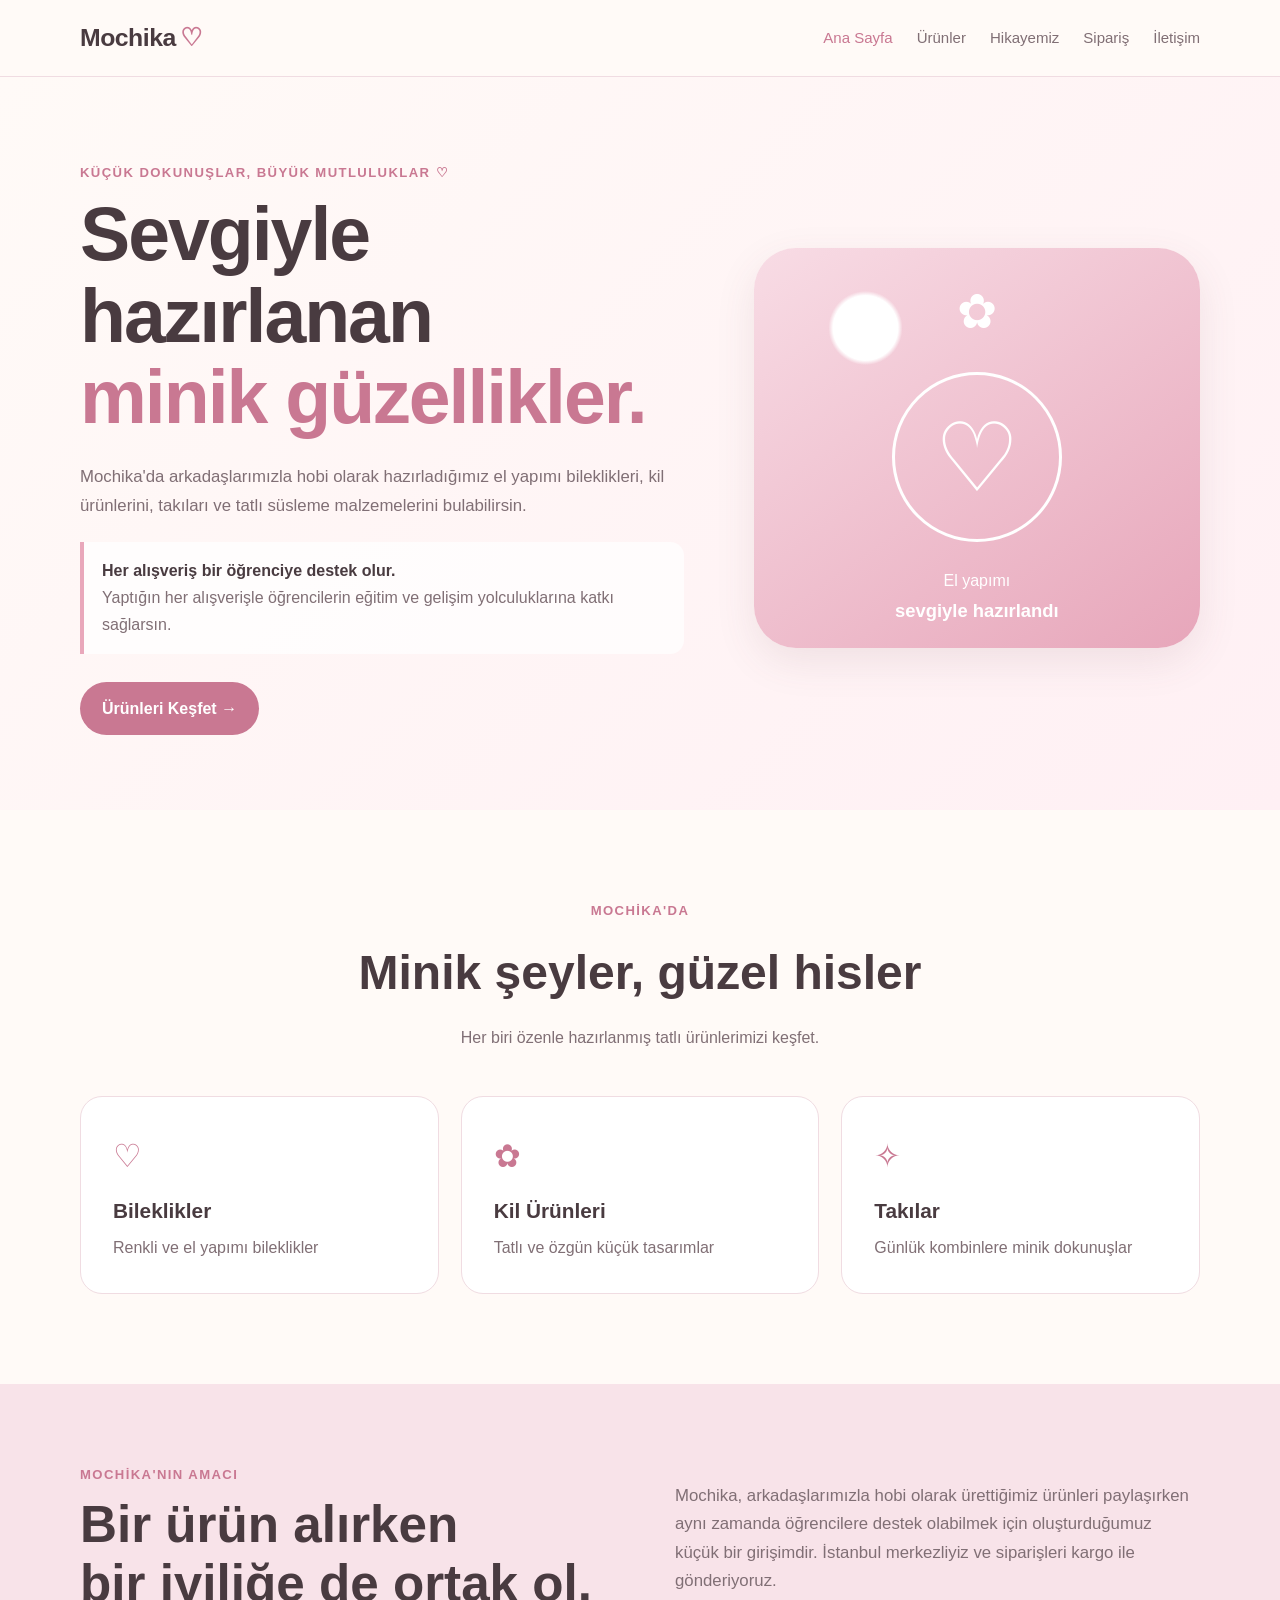
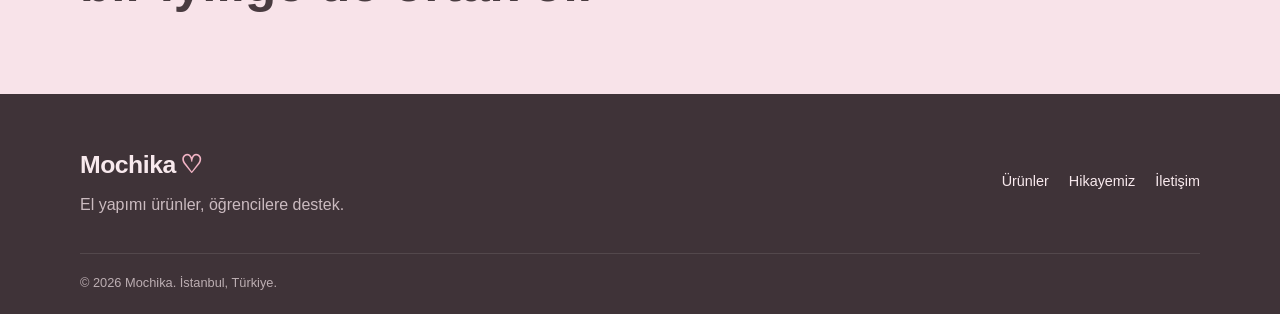
<file: index.html>
<!DOCTYPE html>
<html lang="tr">
<head>
    <meta charset="UTF-8">
    <meta name="viewport" content="width=device-width, initial-scale=1.0">
    <title>Mochika | El Yapımı Ürünler</title>
    <link rel="stylesheet" href="style.css">
</head>
<body>
    <!-- NAVBAR -->
    <header class="navbar">
        <div class="container nav-content">
            <a href="index.html" class="logo">Mochika<span>♡</span></a>
            <nav class="nav-links">
                <a href="index.html" class="active">Ana Sayfa</a>
                <a href="products.html">Ürünler</a>
                <a href="about.html">Hikayemiz</a>
                <a href="order.html">Sipariş</a>
                <a href="contact.html">İletişim</a>
            </nav>
        </div>
    </header>

    <main>
        <!-- HERO -->
        <section class="hero">
            <div class="container hero-content">
                <div class="hero-text">
                    <p class="eyebrow">Küçük dokunuşlar, büyük mutluluklar ♡</p>
                    <h1>Sevgiyle hazırlanan<br><span>minik güzellikler.</span></h1>
                    <p class="hero-description">
                        Mochika'da arkadaşlarımızla hobi olarak hazırladığımız el yapımı
                        bileklikleri, kil ürünlerini, takıları ve tatlı süsleme malzemelerini bulabilirsin.
                    </p>
                    <div class="support-message">
                        <strong>Her alışveriş bir öğrenciye destek olur.</strong>
                        <br>Yaptığın her alışverişle öğrencilerin eğitim ve gelişim yolculuklarına katkı sağlarsın.
                    </div>
                    <a href="products.html" class="button primary-button">Ürünleri Keşfet →</a>
                </div>

                <div class="hero-card">
                    <div class="hero-decoration">✿</div>
                    <div class="hero-product">♡</div>
                    <p>El yapımı</p>
                    <strong>sevgiyle hazırlandı</strong>
                </div>
            </div>
        </section>

        <!-- KATEGORİLER -->
        <section class="section">
            <div class="container">
                <div class="section-heading center">
                    <p class="eyebrow">Mochika'da</p>
                    <h2>Minik şeyler, güzel hisler</h2>
                    <p>Her biri özenle hazırlanmış tatlı ürünlerimizi keşfet.</p>
                </div>
                <div class="category-grid">
                    <a href="products.html#bileklikler" class="category-card"><span>♡</span><h3>Bileklikler</h3><p>Renkli ve el yapımı bileklikler</p></a>
                    <a href="products.html#kil" class="category-card"><span>✿</span><h3>Kil Ürünleri</h3><p>Tatlı ve özgün küçük tasarımlar</p></a>
                    <a href="products.html#takilar" class="category-card"><span>✧</span><h3>Takılar</h3><p>Günlük kombinlere minik dokunuşlar</p></a>
                </div>
            </div>
        </section>

        <!-- AMAÇ -->
        <section class="support-section">
            <div class="container support-content">
                <div>
                    <p class="eyebrow">Mochika'nın amacı</p>
                    <h2>Bir ürün alırken<br>bir iyiliğe de ortak ol.</h2>
                </div>
                <p>
                    Mochika, arkadaşlarımızla hobi olarak ürettiğimiz ürünleri paylaşırken aynı zamanda
                    öğrencilere destek olabilmek için oluşturduğumuz küçük bir girişimdir. İstanbul merkezliyiz
                    ve siparişleri kargo ile gönderiyoruz.
                </p>
            </div>
        </section>
    </main>

    <footer class="footer">
        <div class="container footer-content">
            <div><div class="logo">Mochika<span>♡</span></div><p>El yapımı ürünler, öğrencilere destek.</p></div>
            <div class="footer-links"><a href="products.html">Ürünler</a><a href="about.html">Hikayemiz</a><a href="contact.html">İletişim</a></div>
        </div>
        <div class="container footer-bottom"><p>© 2026 Mochika. İstanbul, Türkiye.</p></div>
    </footer>
</body>
</html>
</file>
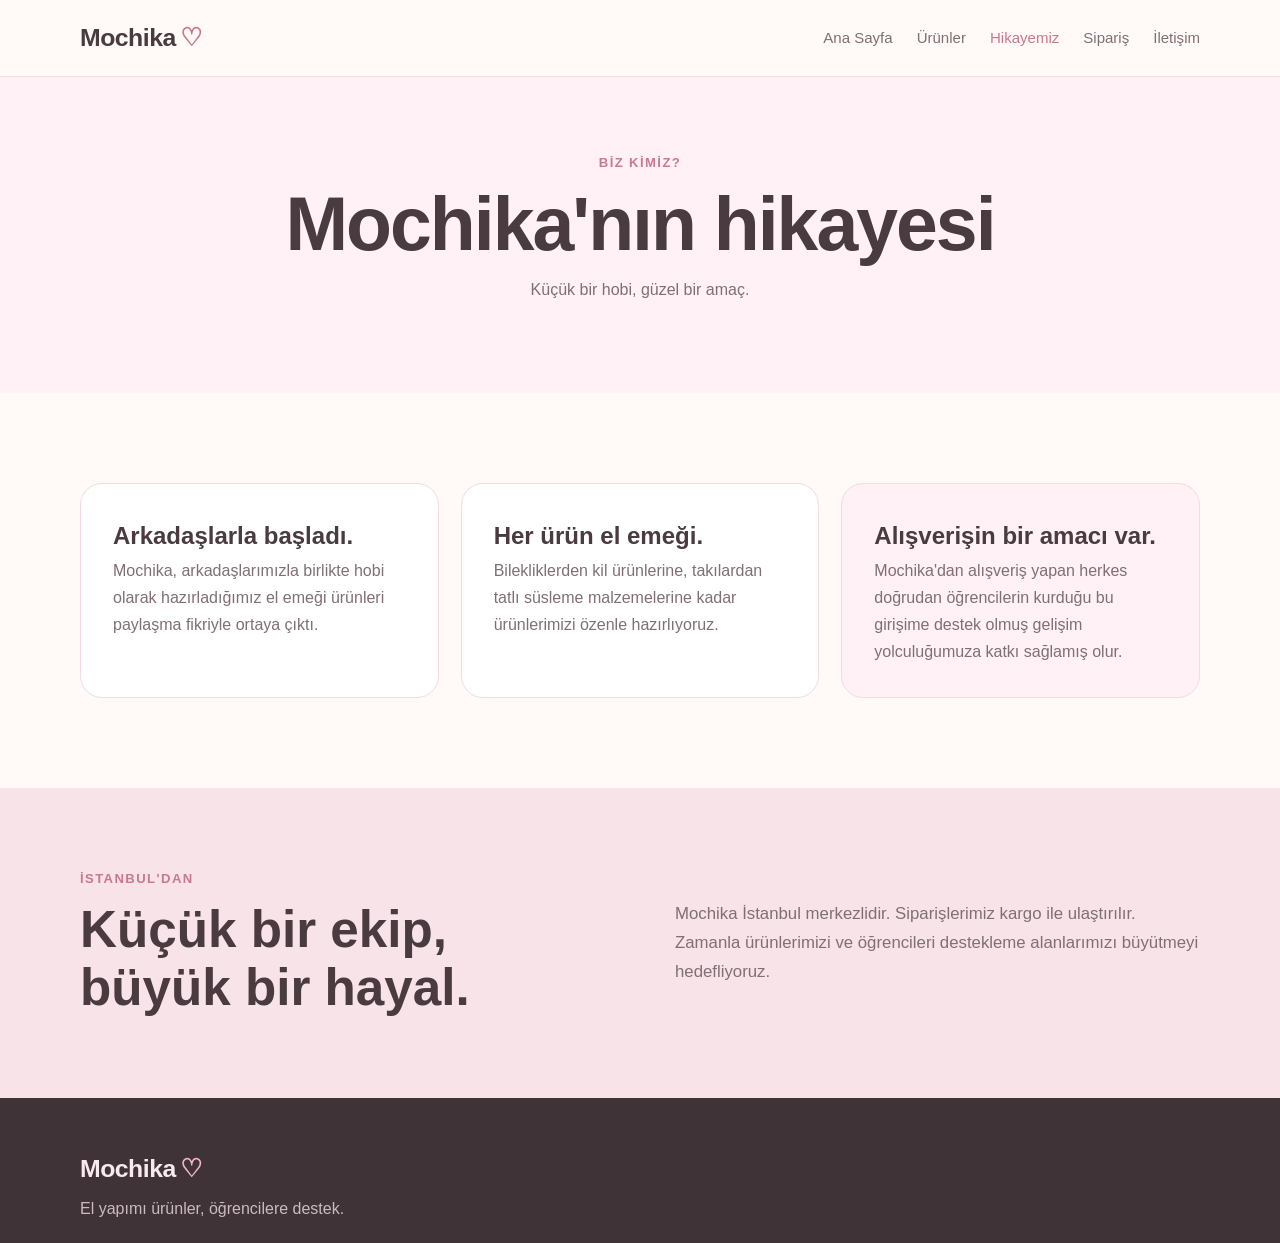
<file: about.html>
<!DOCTYPE html>
<html lang="tr">
<head>
    <meta charset="UTF-8">
    <meta name="viewport" content="width=device-width, initial-scale=1.0">
    <title>Hikayemiz | Mochika</title>
    <link rel="stylesheet" href="style.css">
</head>
<body>
    <header class="navbar"><div class="container nav-content"><a href="index.html" class="logo">Mochika<span>♡</span></a><nav class="nav-links"><a href="index.html">Ana Sayfa</a><a href="products.html">Ürünler</a><a href="about.html" class="active">Hikayemiz</a><a href="order.html">Sipariş</a><a href="contact.html">İletişim</a></nav></div></header>

    <main>
        <section class="page-hero">
            <div class="container section-heading center">
                <p class="eyebrow">Biz kimiz?</p>
                <h1>Mochika'nın hikayesi</h1>
                <p>Küçük bir hobi, güzel bir amaç.</p></div></section>
        <section class="section"><div class="container story-grid">
            <div class="story-card">
                <!---<span class="big-icon">♡</span>-->
                <h2>Arkadaşlarla başladı.</h2>
                <p>Mochika, arkadaşlarımızla birlikte hobi olarak hazırladığımız el emeği ürünleri paylaşma fikriyle ortaya çıktı.</p>
            </div>
            <div class="story-card">
                <!--<span class="big-icon">✿</span>-->
                <h2>Her ürün el emeği.</h2>
                <p>Bilekliklerden kil ürünlerine, takılardan tatlı süsleme malzemelerine kadar ürünlerimizi özenle hazırlıyoruz.</p>
            </div>
            <div class="story-card highlight-card">
                <!--<span class="big-icon">✧</span>-->
                <h2>Alışverişin bir amacı var.</h2>
                <p>Mochika'dan alışveriş yapan herkes doğrudan öğrencilerin kurduğu bu girişime destek olmuş gelişim yolculuğumuza katkı sağlamış olur.</p>
            </div>
        </div></section>
        <section class="support-section">
            <div class="container support-content"><div>
                <p class="eyebrow">İstanbul'dan</p>
                <h2>Küçük bir ekip,<br>büyük bir hayal.</h2></div>
                <p>Mochika İstanbul merkezlidir. Siparişlerimiz kargo ile ulaştırılır.
                    Zamanla ürünlerimizi ve öğrencileri destekleme alanlarımızı büyütmeyi hedefliyoruz.</p></div></section>
    </main>

    <footer class="footer"><div class="container footer-content"><div><div class="logo">Mochika<span>♡</span></div><p>El yapımı ürünler, öğrencilere destek.</p></div></div></footer>
</body>
</html>
</file>
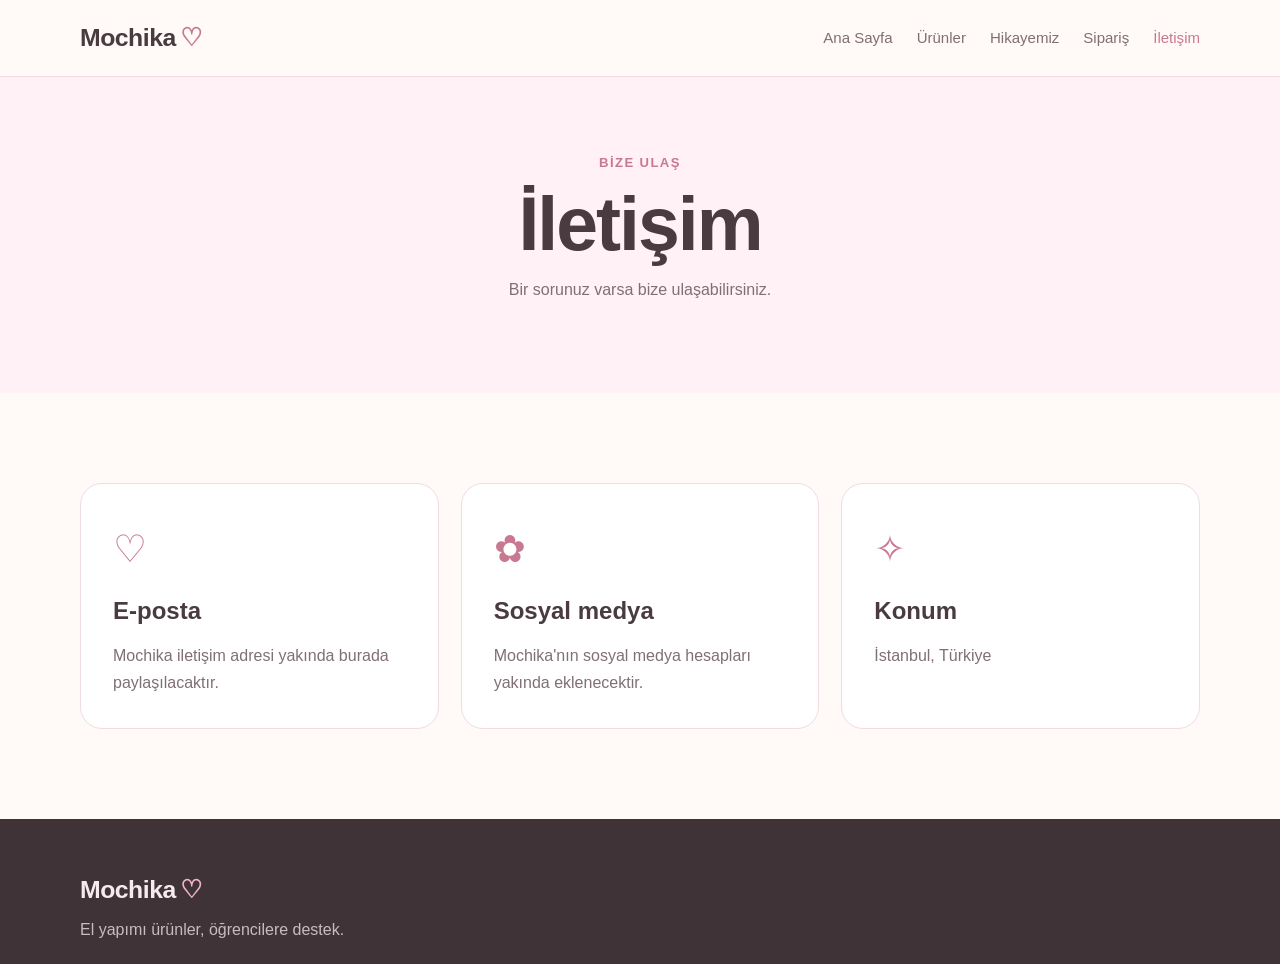
<file: contact.html>
<!DOCTYPE html>
<html lang="tr">
<head>
    <meta charset="UTF-8">
    <meta name="viewport" content="width=device-width, initial-scale=1.0">
    <title>İletişim | Mochika</title>
    <link rel="stylesheet" href="style.css">
</head>
<body>
    <header class="navbar"><div class="container nav-content"><a href="index.html" class="logo">Mochika<span>♡</span></a><nav class="nav-links"><a href="index.html">Ana Sayfa</a><a href="products.html">Ürünler</a><a href="about.html">Hikayemiz</a><a href="order.html">Sipariş</a><a href="contact.html" class="active">İletişim</a></nav></div></header>

    <main>
        <section class="page-hero"><div class="container section-heading center"><p class="eyebrow">Bize ulaş</p><h1>İletişim</h1><p>Bir sorunuz varsa bize ulaşabilirsiniz.</p></div></section>
        <section class="section"><div class="container contact-grid">
            <div class="contact-card"><span>♡</span><h2>E-posta</h2><p>Mochika iletişim adresi yakında burada paylaşılacaktır.</p></div>
            <div class="contact-card"><span>✿</span><h2>Sosyal medya</h2><p>Mochika'nın sosyal medya hesapları yakında eklenecektir.</p></div>
            <div class="contact-card"><span>✧</span><h2>Konum</h2><p>İstanbul, Türkiye</p></div>
        </div></section>
    </main>

    <footer class="footer"><div class="container footer-content"><div><div class="logo">Mochika<span>♡</span></div><p>El yapımı ürünler, öğrencilere destek.</p></div></div></footer>
</body>
</html>
</file>
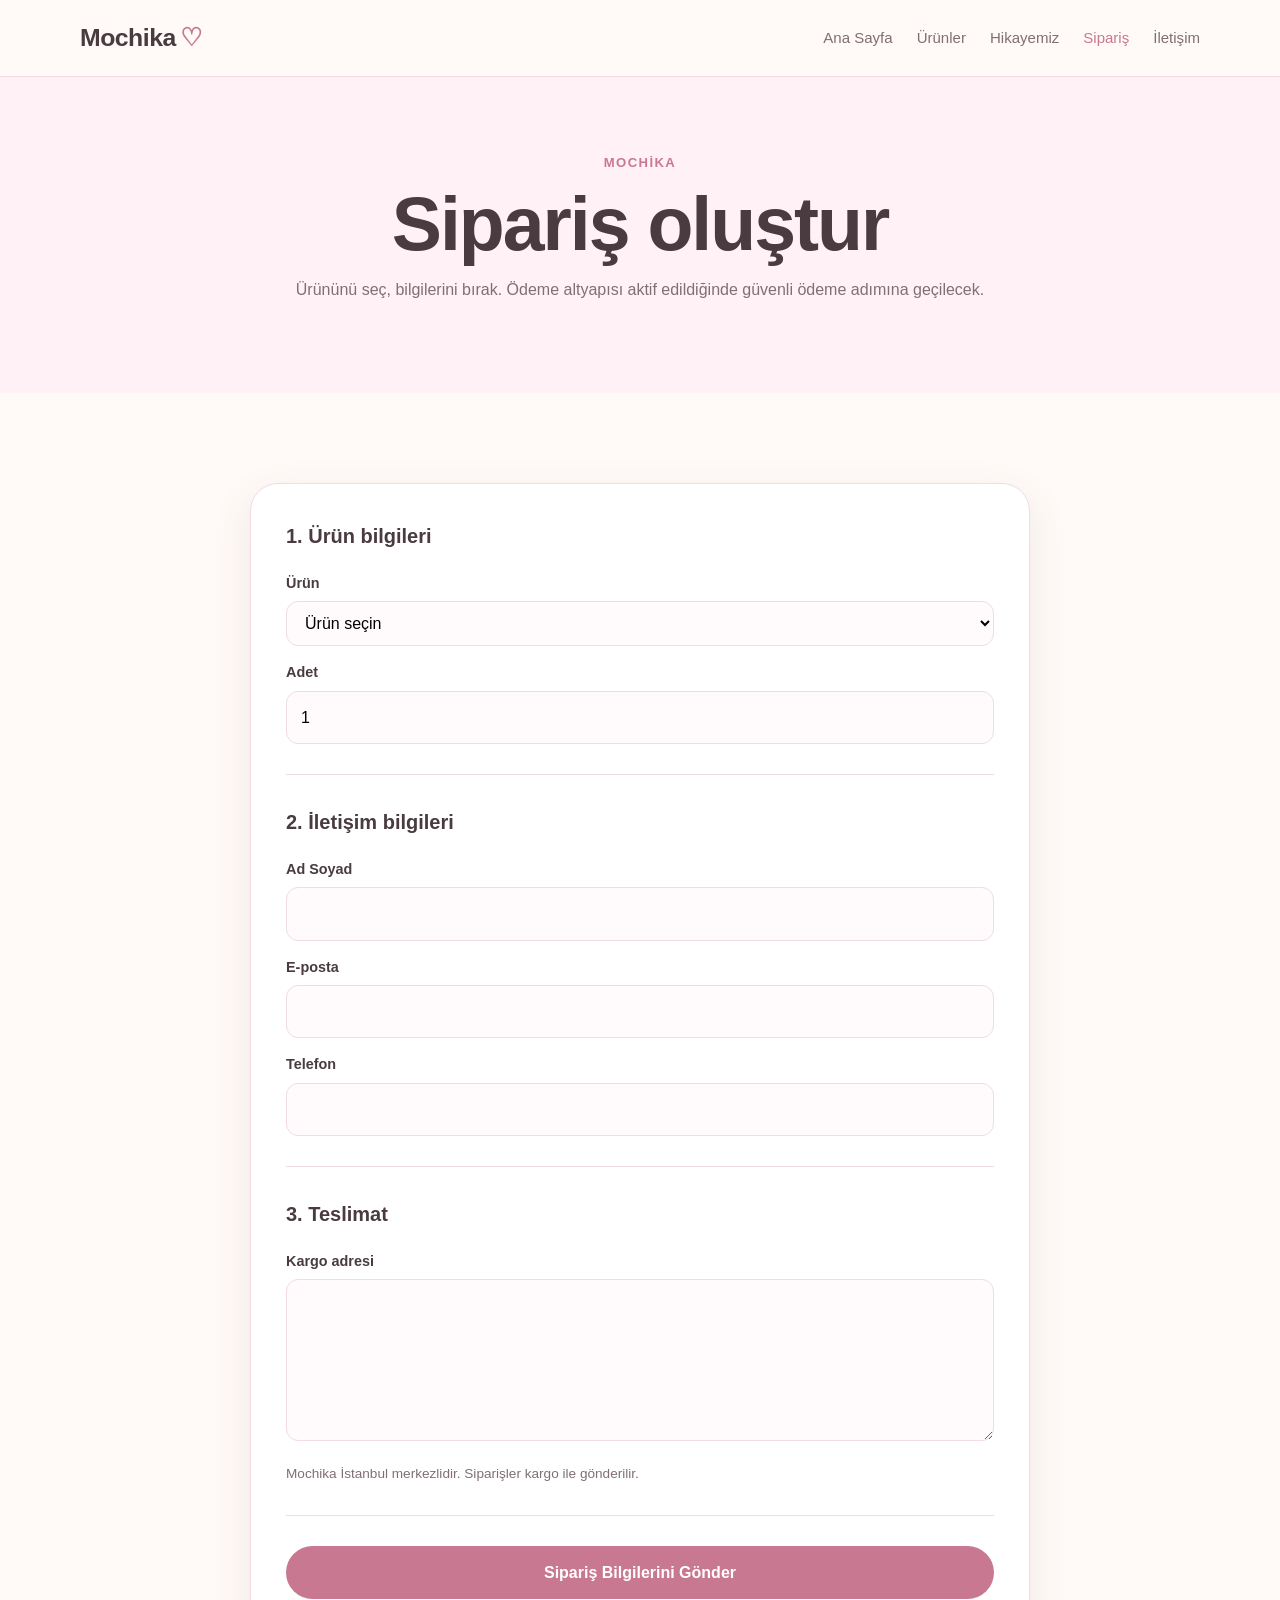
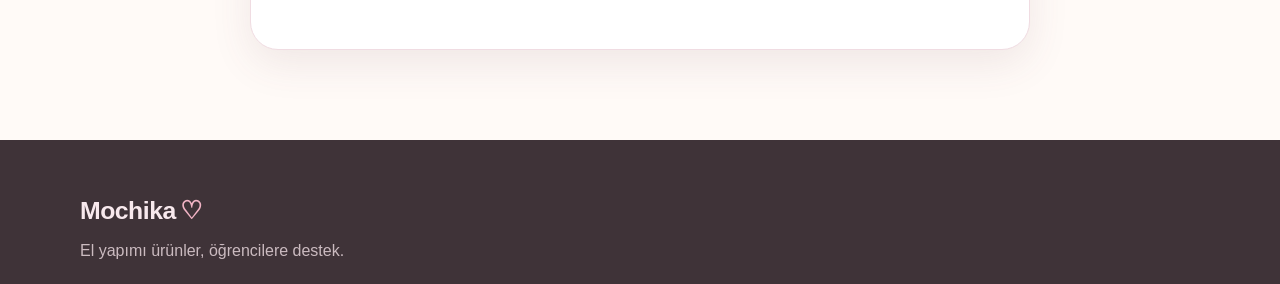
<file: order.html>
<!DOCTYPE html>
<html lang="tr">
<head>
    <meta charset="UTF-8">
    <meta name="viewport" content="width=device-width, initial-scale=1.0">
    <title>Sipariş | Mochika</title>
    <link rel="stylesheet" href="style.css">
</head>
<body>
    <header class="navbar"><div class="container nav-content"><a href="index.html" class="logo">Mochika<span>♡</span></a><nav class="nav-links"><a href="index.html">Ana Sayfa</a><a href="products.html">Ürünler</a><a href="about.html">Hikayemiz</a><a href="order.html" class="active">Sipariş</a><a href="contact.html">İletişim</a></nav></div></header>

    <main>
        <section class="page-hero"><div class="container section-heading center"><p class="eyebrow">Mochika</p><h1>Sipariş oluştur</h1><p>Ürününü seç, bilgilerini bırak. Ödeme altyapısı aktif edildiğinde güvenli ödeme adımına geçilecek.</p></div></section>

        <section class="section"><div class="container form-wrapper">
            <form class="order-form" id="order-form">
                <div class="form-section"><h2>1. Ürün bilgileri</h2><label for="product">Ürün</label><select id="product" name="product" required><option value="">Ürün seçin</option><option>Boncuklu Kalp Bileklik</option><option>Pembe Çiçek Bileklik</option><option>Pastel Yıldız Bileklik</option><option>Mini Kalp Kil Figürü</option><option>Çiçekli Kil Magnet</option><option>Mini Bulut Küpe</option><option>Kalp Kolye</option><option>Pastel Yüzük</option><option>Çiçekli Telefon Süsü</option><option>Mini Süsleme Paketi</option></select><label for="quantity">Adet</label><input id="quantity" type="number" name="quantity" min="1" value="1" required></div>
                <div class="form-section"><h2>2. İletişim bilgileri</h2><label for="name">Ad Soyad</label><input id="name" type="text" name="name" required><label for="email">E-posta</label><input id="email" type="email" name="email" required><label for="phone">Telefon</label><input id="phone" type="tel" name="phone" required></div>
                <div class="form-section"><h2>3. Teslimat</h2><label for="address">Kargo adresi</label><textarea id="address" name="address" rows="5" required></textarea><p class="form-note">Mochika İstanbul merkezlidir. Siparişler kargo ile gönderilir.</p></div>
                <button class="button primary-button full-width" type="submit">Sipariş Bilgilerini Gönder</button>
                <p id="order-message" class="success-message"></p>
            </form>
        </div></section>
    </main>

    <footer class="footer"><div class="container footer-content"><div><div class="logo">Mochika<span>♡</span></div><p>El yapımı ürünler, öğrencilere destek.</p></div></div></footer>
    <script src="script.js"></script>
</body>
</html>
</file>
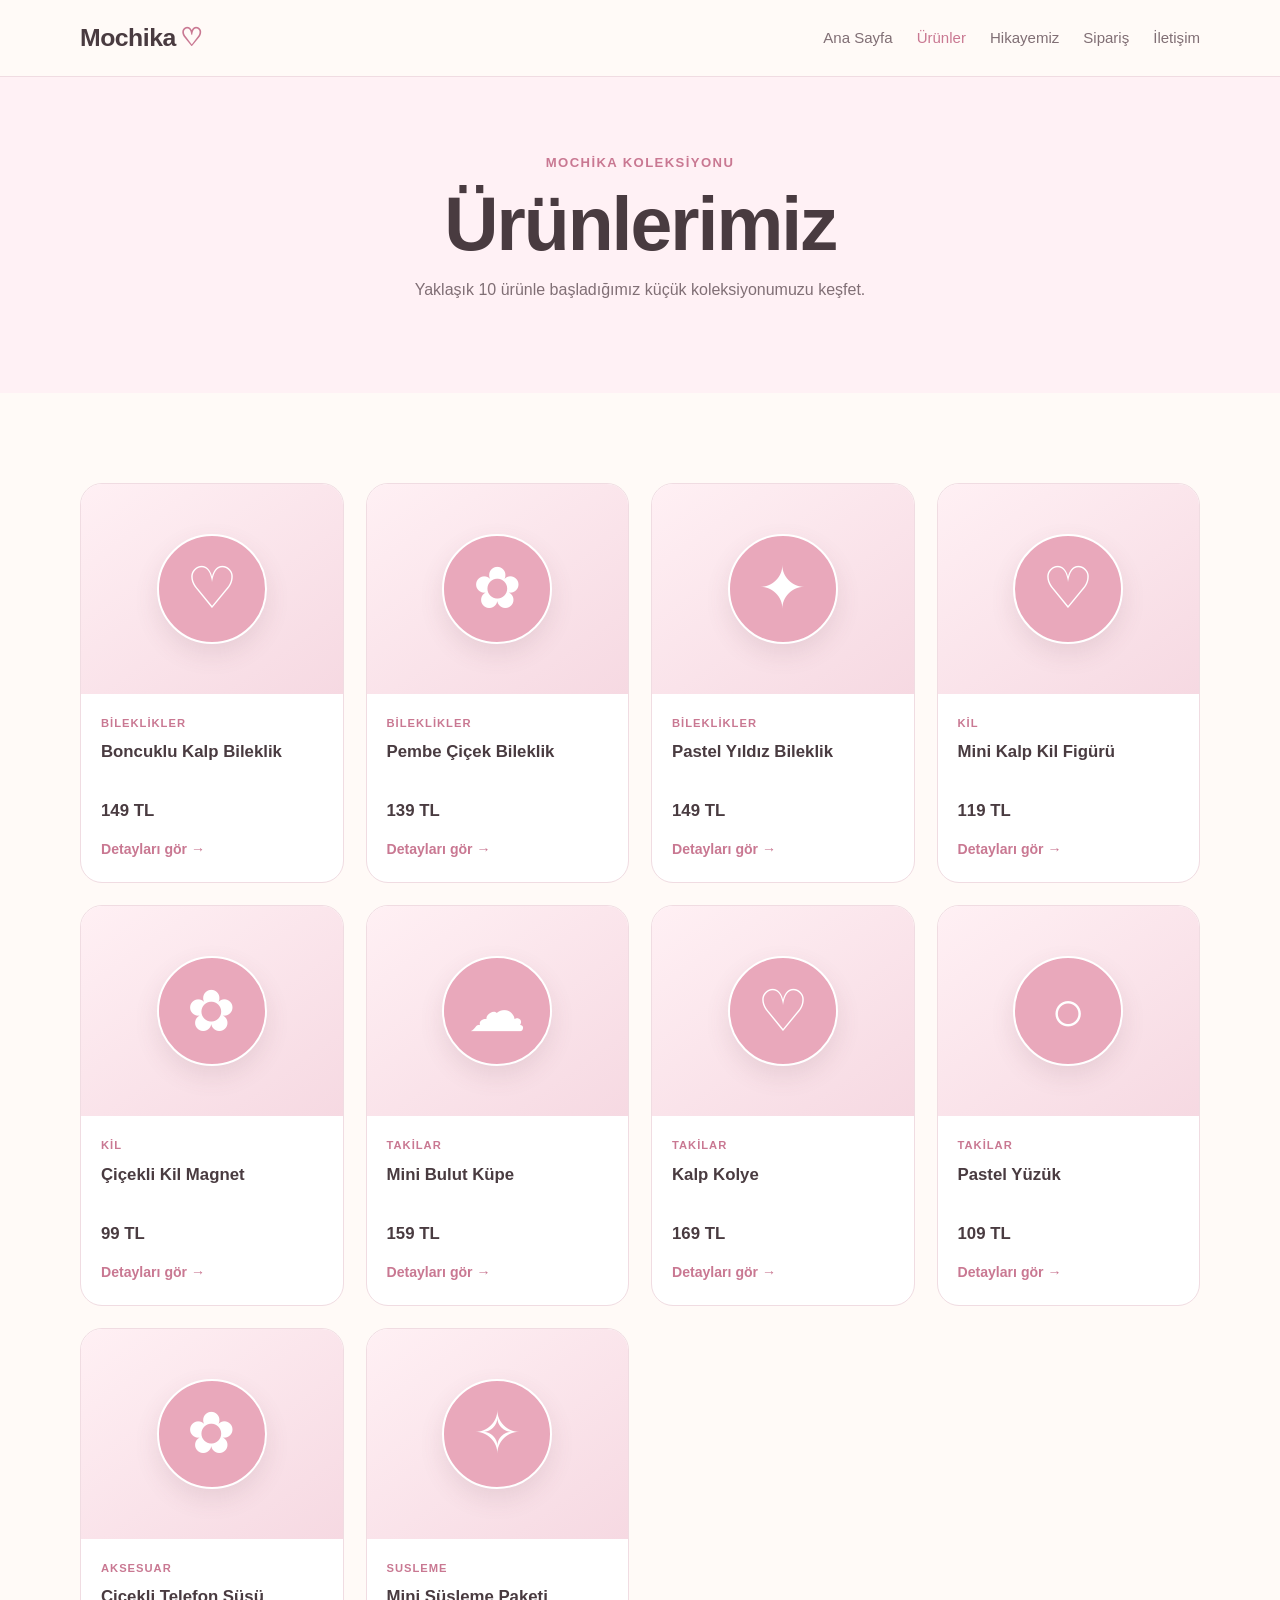
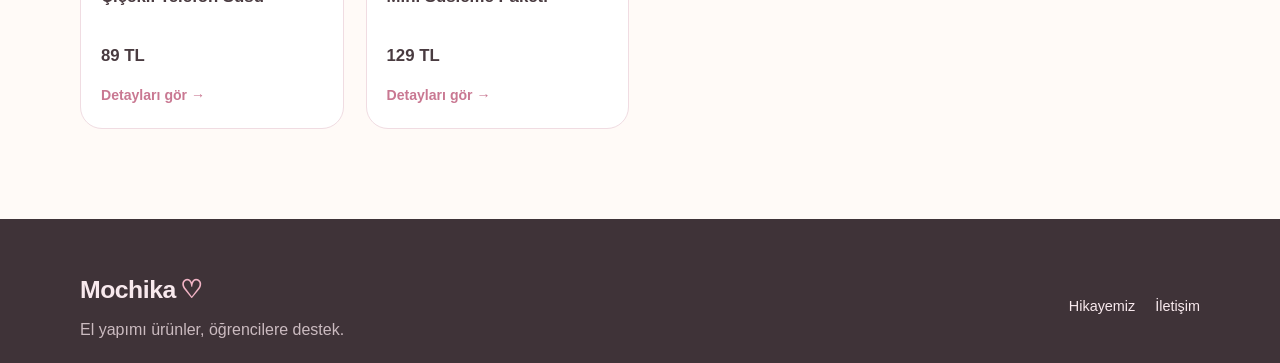
<file: products.html>
<!DOCTYPE html>
<html lang="tr">
<head>
    <meta charset="UTF-8">
    <meta name="viewport" content="width=device-width, initial-scale=1.0">
    <title>Ürünler | Mochika</title>
    <link rel="stylesheet" href="style.css">
</head>
<body>
    <header class="navbar">
        <div class="container nav-content">
            <a href="index.html" class="logo">Mochika<span>♡</span></a>
            <nav class="nav-links"><a href="index.html">Ana Sayfa</a><a href="products.html" class="active">Ürünler</a><a href="about.html">Hikayemiz</a><a href="order.html">Sipariş</a><a href="contact.html">İletişim</a></nav>
        </div>
    </header>

    <main>
        <section class="page-hero">
            <div class="container section-heading center">
                <p class="eyebrow">Mochika koleksiyonu</p>
                <h1>Ürünlerimiz</h1>
                <p>Yaklaşık 10 ürünle başladığımız küçük koleksiyonumuzu keşfet.</p>
            </div>
        </section>

        <section class="section products-section">
            <div class="container">
                <div class="product-grid">
                    <!-- Ürünler JavaScript tarafından dolduruluyor. -->
                    <div id="product-list"></div>
                </div>
            </div>
        </section>

        <!-- ÜRÜN DETAY PENCERESİ -->
        <div id="product-modal" class="modal" aria-hidden="true">
            <div class="modal-content">
                <button class="modal-close" id="modal-close" aria-label="Kapat">×</button>
                <div id="modal-body"></div>
            </div>
        </div>
    </main>

    <footer class="footer"><div class="container footer-content"><div><div class="logo">Mochika<span>♡</span></div><p>El yapımı ürünler, öğrencilere destek.</p></div><div class="footer-links"><a href="about.html">Hikayemiz</a><a href="contact.html">İletişim</a></div></div></footer>

    <script src="script.js"></script>
</body>
</html>
</file>
<file: style.css>
/* =========================================================
   MOCHIKA - ANA TASARIM DOSYASI
   Pastel pembe, güven veren ve tatlı bir görünüm.
   ========================================================= */

:root {
    --pink: #e9a8bb;
    --pink-dark: #c97892;
    --pink-light: #fff1f5;
    --cream: #fffaf7;
    --white: #ffffff;
    --text: #493b40;
    --muted: #806f75;
    --border: #f0dce2;
    --shadow: 0 14px 40px rgba(110, 66, 80, 0.10);
    --radius: 22px;
}

* { box-sizing: border-box; margin: 0; padding: 0; }
html { scroll-behavior: smooth; }
body { font-family: Arial, Helvetica, sans-serif; background: var(--cream); color: var(--text); line-height: 1.7; }
a { color: inherit; text-decoration: none; }
button, input, textarea, select { font: inherit; }
.container { width: min(1120px, 92%); margin: 0 auto; }

/* NAVBAR */
.navbar { position: sticky; top: 0; z-index: 50; background: rgba(255,250,247,.94); backdrop-filter: blur(12px); border-bottom: 1px solid var(--border); }
.nav-content { min-height: 76px; display: flex; align-items: center; justify-content: space-between; gap: 25px; }
.logo { font-size: 1.55rem; font-weight: 800; letter-spacing: -.5px; }
.logo span { color: var(--pink-dark); margin-left: 4px; }
.nav-links { display: flex; flex-wrap: wrap; gap: 24px; }
.nav-links a { color: var(--muted); font-size: .94rem; transition: .2s; }
.nav-links a:hover, .nav-links a.active { color: var(--pink-dark); }

/* HERO */
.hero { padding: 85px 0 75px; background: linear-gradient(135deg, #fffaf7 0%, #fff0f4 100%); }
.hero-content { display: grid; grid-template-columns: 1.15fr .85fr; align-items: center; gap: 70px; }
.eyebrow { color: var(--pink-dark); font-size: .82rem; font-weight: 800; letter-spacing: 1.4px; text-transform: uppercase; margin-bottom: 10px; }
h1 { font-size: clamp(2.5rem, 6vw, 4.7rem); line-height: 1.08; letter-spacing: -2px; margin-bottom: 25px; }
h1 span { color: var(--pink-dark); }
.hero-description { color: var(--muted); max-width: 650px; font-size: 1.05rem; margin-bottom: 22px; }
.support-message { background: rgba(255,255,255,.75); border-left: 4px solid var(--pink); padding: 15px 18px; border-radius: 0 14px 14px 0; margin-bottom: 28px; color: var(--muted); }
.support-message strong { color: var(--text); }
.button { display: inline-block; border: 0; border-radius: 999px; padding: 13px 22px; font-weight: 800; cursor: pointer; transition: transform .2s, box-shadow .2s; }
.button:hover { transform: translateY(-2px); box-shadow: var(--shadow); }
.primary-button { background: var(--pink-dark); color: white; }
.full-width { width: 100%; }
.hero-card { min-height: 400px; border-radius: 42px; background: radial-gradient(circle at 25% 20%, #fff 0 7%, transparent 8%), linear-gradient(145deg, #f8dce5, #e7a6ba); display: flex; flex-direction: column; align-items: center; justify-content: center; box-shadow: var(--shadow); text-align: center; }
.hero-decoration { font-size: 3rem; color: white; margin-bottom: 20px; }
.hero-product { width: 170px; height: 170px; border: 3px solid white; border-radius: 50%; display: grid; place-items: center; font-size: 6rem; color: white; margin-bottom: 25px; }
.hero-card p { color: white; margin-bottom: 0; }
.hero-card strong { color: white; font-size: 1.15rem; }

/* GENEL BÖLÜMLER */
.section { padding: 90px 0; }
.page-hero { padding: 75px 0 45px; background: var(--pink-light); }
.section-heading { margin-bottom: 45px; }
.section-heading.center { text-align: center; }
.section-heading h1, .section-heading h2 { margin-bottom: 10px; }
.section-heading h2 { font-size: clamp(2rem, 4vw, 3rem); }
.section-heading p:last-child { color: var(--muted); }

/* KATEGORİ */
.category-grid { display: grid; grid-template-columns: repeat(3, 1fr); gap: 22px; }
.category-card { padding: 32px; background: white; border: 1px solid var(--border); border-radius: var(--radius); transition: .2s; }
.category-card:hover { transform: translateY(-5px); box-shadow: var(--shadow); }
.category-card > span { font-size: 2rem; color: var(--pink-dark); }
.category-card h3 { margin: 10px 0 5px; font-size: 1.3rem; }
.category-card p { color: var(--muted); }

/* AMAÇ */
.support-section { padding: 80px 0; background: #f8e3e9; }
.support-content { display: grid; grid-template-columns: 1fr 1fr; gap: 70px; align-items: center; }
.support-content h2 { font-size: clamp(2rem, 4vw, 3.2rem); line-height: 1.15; }
.support-content > p { color: var(--muted); font-size: 1.05rem; }

/* ÜRÜNLER */
.products-inner-grid { display: grid; grid-template-columns: repeat(4, 1fr); gap: 22px; }
.product-card { background: white; border: 1px solid var(--border); border-radius: var(--radius); overflow: hidden; transition: .2s; }
.product-card:hover { transform: translateY(-5px); box-shadow: var(--shadow); }
.product-click { width: 100%; padding: 0; border: 0; background: transparent; text-align: left; cursor: pointer; color: inherit; }
.product-image { min-height: 210px; display: grid; place-items: center; background: linear-gradient(145deg, #fff0f4, #f6d9e2); }
.product-image span { width: 110px; height: 110px; border-radius: 50%; border: 2px solid white; display: grid; place-items: center; color: white; background: var(--pink); font-size: 3.6rem; box-shadow: 0 10px 25px rgba(110,66,80,.12); }
.product-info { padding: 20px; }
.product-category { color: var(--pink-dark); text-transform: uppercase; font-size: .7rem; font-weight: 800; letter-spacing: 1px; }
.product-info h3 { min-height: 54px; font-size: 1.05rem; margin: 5px 0; }
.product-info strong { display: block; font-size: 1.05rem; margin-bottom: 10px; }
.details-link { color: var(--pink-dark); font-size: .88rem; font-weight: 700; }

/* MODAL */
.modal { display: none; position: fixed; inset: 0; z-index: 100; background: rgba(55,35,42,.45); padding: 25px; align-items: center; justify-content: center; }
.modal.show { display: flex; }
.modal-content { position: relative; width: min(820px, 100%); background: white; border-radius: 28px; padding: 35px; box-shadow: var(--shadow); }
.modal-close { position: absolute; right: 18px; top: 12px; border: 0; background: transparent; font-size: 2rem; cursor: pointer; color: var(--muted); }
.modal-product { display: grid; grid-template-columns: .9fr 1.1fr; gap: 35px; align-items: center; }
.product-image.large { min-height: 330px; border-radius: 20px; }
.product-image.large span { width: 145px; height: 145px; font-size: 5rem; }
.modal-product h2 { font-size: 2rem; margin: 8px 0 15px; }
.modal-description { color: var(--muted); margin-bottom: 18px; }
.modal-price { display: block; font-size: 1.3rem; margin-bottom: 22px; }

/* HİKAYE / İLETİŞİM */
.story-grid, .contact-grid { display: grid; grid-template-columns: repeat(3, 1fr); gap: 22px; }
.story-card, .contact-card { background: white; border: 1px solid var(--border); border-radius: var(--radius); padding: 32px; }
.story-card p, .contact-card p { color: var(--muted); }
.big-icon, .contact-card > span { color: var(--pink-dark); font-size: 2.4rem; }
.highlight-card { background: var(--pink-light); }
.contact-card h2 { margin: 10px 0; }

/* FORM */
.form-wrapper { max-width: 780px; }
.order-form { background: white; border: 1px solid var(--border); border-radius: 28px; padding: 35px; box-shadow: var(--shadow); }
.form-section { padding-bottom: 30px; margin-bottom: 30px; border-bottom: 1px solid var(--border); }
.form-section h2 { font-size: 1.25rem; margin-bottom: 18px; }
.form-section label { display: block; font-weight: 700; font-size: .9rem; margin: 14px 0 6px; }
.form-section input, .form-section textarea, .form-section select { width: 100%; border: 1px solid var(--border); border-radius: 12px; padding: 12px 14px; background: #fffafc; outline: none; }
.form-section input:focus, .form-section textarea:focus, .form-section select:focus { border-color: var(--pink); }
.form-note { color: var(--muted); font-size: .85rem; margin-top: 12px; }
.success-message { color: #52745d; margin-top: 15px; font-size: .9rem; }

/* FOOTER */
.footer { background: #3f3338; color: #f8e9ed; padding: 50px 0 20px; }
.footer .logo span { color: #f2b4c5; }
.footer-content { display: flex; justify-content: space-between; gap: 30px; }
.footer-content p { color: #cbbbc0; margin-top: 5px; }
.footer-links { display: flex; gap: 20px; align-items: center; }
.footer-links a { color: #f8e9ed; font-size: .9rem; }
.footer-bottom { margin-top: 35px; padding-top: 18px; border-top: 1px solid rgba(255,255,255,.1); }
.footer-bottom p { font-size: .8rem; color: #bcaeb2; }

/* MOBİL */
@media (max-width: 900px) {
    .hero-content, .support-content, .modal-product { grid-template-columns: 1fr; }
    .products-inner-grid { grid-template-columns: repeat(2, 1fr); }
    .category-grid, .story-grid, .contact-grid { grid-template-columns: 1fr; }
    .hero-card { min-height: 300px; }
}

@media (max-width: 650px) {
    .nav-content { flex-direction: column; padding: 16px 0; }
    .nav-links { justify-content: center; gap: 12px 16px; }
    .hero { padding-top: 55px; }
    .products-inner-grid { grid-template-columns: 1fr; }
    .modal-content { padding: 25px 20px; }
    .footer-content { flex-direction: column; }
    .footer-links { flex-wrap: wrap; }
}
</file>
